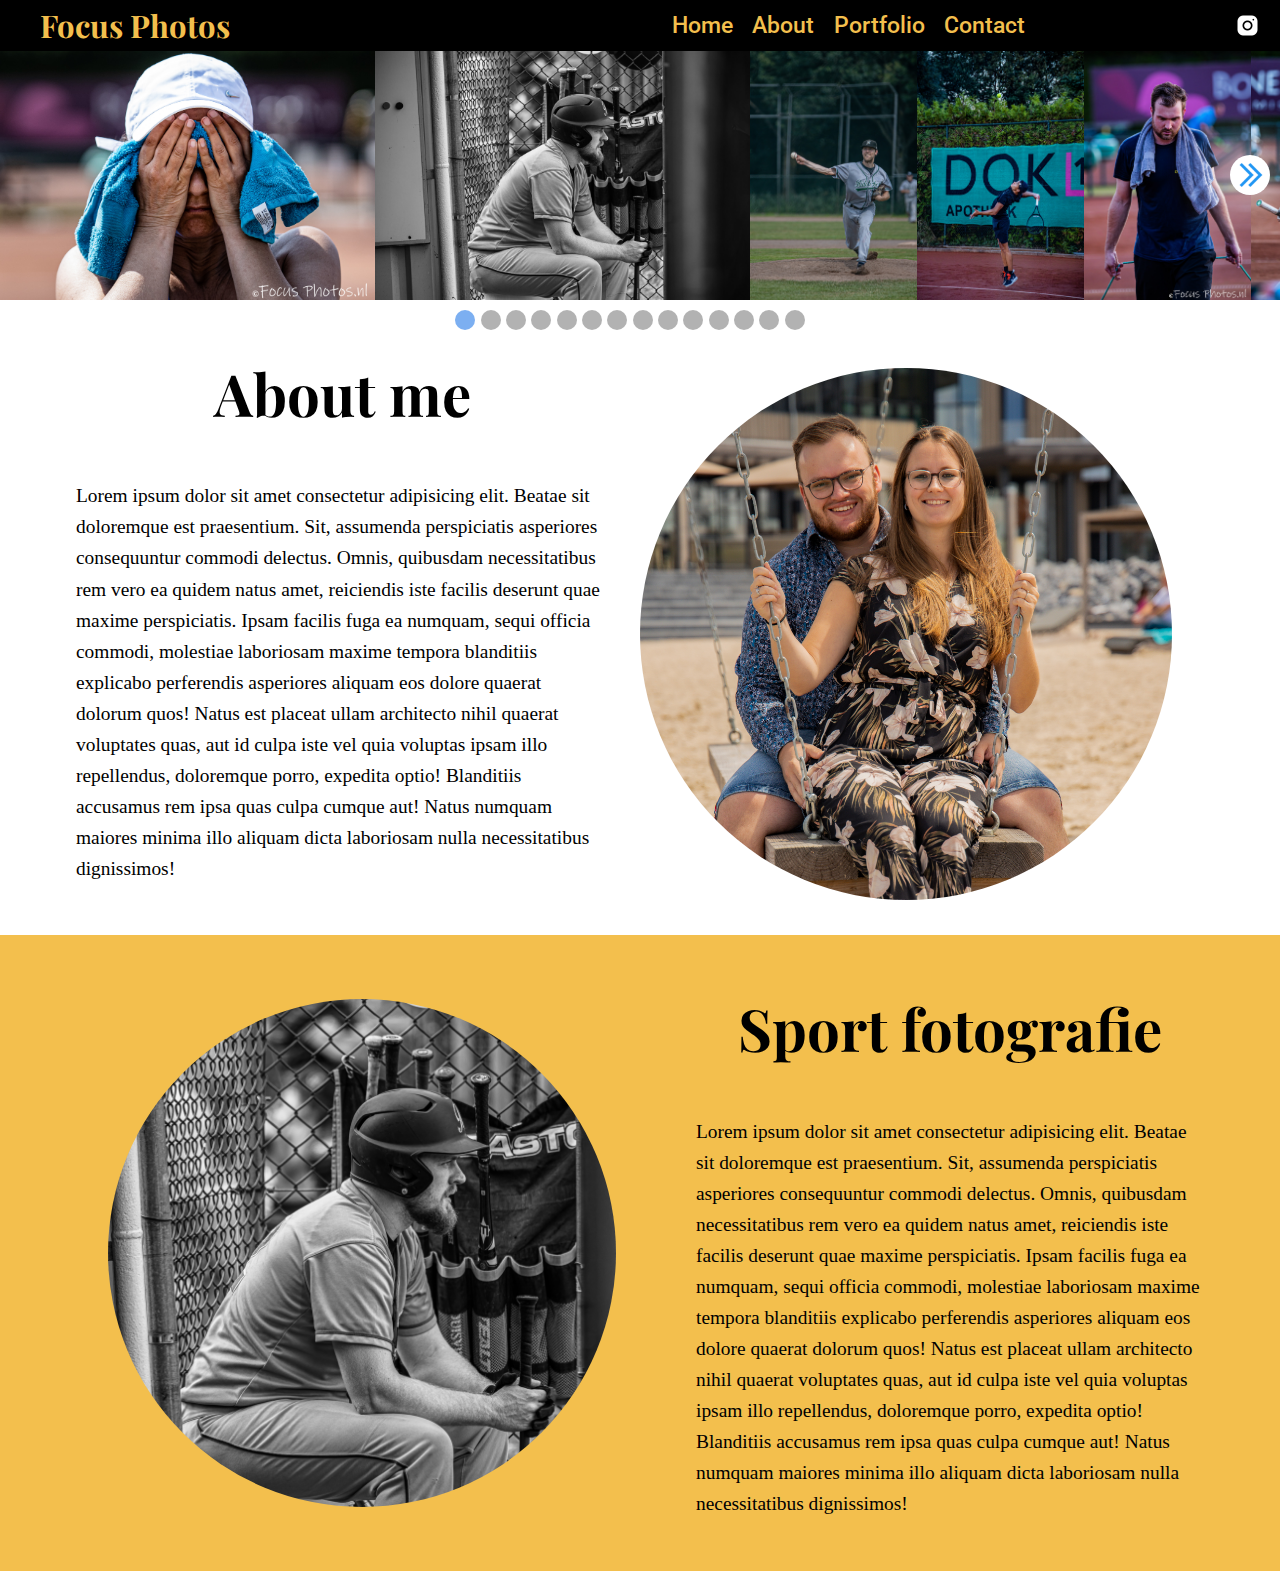
<file: index.html>
<!DOCTYPE html>
<html lang="en">

<head>
    <meta charset="UTF-8">
    <meta http-equiv="X-UA-Compatible" content="IE=edge">
    <meta name="viewport" content="width=device-width, initial-scale=1.0">
    <title>Document</title>
    <link rel="stylesheet" href="CSS/styles.css">
    <link rel="stylesheet" href="CSS/caroussel.css">
    <link rel="stylesheet" href="CSS/Menubar.css">
    <link rel="stylesheet" href="https://cdnjs.cloudflare.com/ajax/libs/font-awesome/5.15.3/css/all.min.css" />
</head>

<body>
    <header>
        <h1 class="logo">Focus Photos</h1>
        <input type="checkbox" id="nav__toggle" class="nav__toggle">
        <nav class="menu__navigation">
            <ul>
                <li><a href="index.html">Home</a></li>
                <li><a href="#about_me">About</a></li>
                <li><a href="#">Portfolio</a></li>
                <li><a href="#">Contact</a></li>
            </ul>
        </nav>
        <label for="nav__toggle" class="nav__toggle__label">
            <span></span>
        </label>
        <div class="logo__container">
            <button onclick="location.href='https://www.instagram.com/focusphotos.nl/';">
                <img class="logo__instagram" src="Images/Icons/logo-instagram_white.png" alt="">
            </button>
        </div>
    </header>

    <section class="no-padding">
        <div class="caroussel">
            <button class="caroussel__button is-hidden caroussel__button--left">
                <img src="Images/Icons/icons8-double_left.png" alt="">
            </button>

            <div class="caroussel__track-container">
                <ul class="caroussel__track">
                    <li class="caroussel__slide current-slide">
                        <img class="caroussel__image" src="Images/Fotos_Klein/focusphotos-01.jpg" alt="">
                    </li>
                    <li class="caroussel__slide">
                        <img class="caroussel__image" src="Images/Fotos_Klein/focusphotos-02.jpg" alt="">
                    </li>
                    <li class="caroussel__slide ">
                        <img class="caroussel__image" src="Images/Fotos_Klein/focusphotos-03.jpg" alt="">
                    </li>
                    <li class="caroussel__slide">
                        <img class="caroussel__image" src="Images/Fotos_Klein/focusphotos-04.jpg" alt="">
                    </li>
                    <li class="caroussel__slide">
                        <img class="caroussel__image" src="Images/Fotos_Klein/focusphotos-05.jpg" alt="">
                    </li>
                    <li class="caroussel__slide">
                        <img class="caroussel__image" src="Images/Fotos_Klein/focusphotos-06.jpg" alt="">
                    </li>
                    <li class="caroussel__slide">
                        <img class="caroussel__image" src="Images/Fotos_Klein/focusphotos-07.jpg" alt="">
                    </li>
                    <li class="caroussel__slide current-slide">
                        <img class="caroussel__image" src="Images/Fotos_Klein/focusphotos-08.jpg" alt="">
                    </li>
                    <li class="caroussel__slide">
                        <img class="caroussel__image" src="Images/Fotos_Klein/focusphotos-09.jpg" alt="">
                    </li>
                    <li class="caroussel__slide ">
                        <img class="caroussel__image" src="Images/Fotos_Klein/focusphotos-10.jpg" alt="">
                    </li>
                    <li class="caroussel__slide">
                        <img class="caroussel__image" src="Images/Fotos_Klein/focusphotos-11.jpg" alt="">
                    </li>
                    <li class="caroussel__slide">
                        <img class="caroussel__image" src="Images/Fotos_Klein/focusphotos-12.jpg" alt="">
                    </li>
                    <li class="caroussel__slide">
                        <img class="caroussel__image" src="Images/Fotos_Klein/focusphotos-13.jpg" alt="">
                    </li>
                    <li class="caroussel__slide">
                        <img class="caroussel__image" src="Images/Fotos_Klein/focusphotos-14.jpg" alt="">
                    </li>
                </ul>
            </div>

            <button class="caroussel__button caroussel__button--right">
                <img src="Images/Icons/icons8-double_right.png" alt="">
            </button>

            <div class="caroussel__nav">
                <button class="caroussel__indicator current-slide"></button>
                <button class="caroussel__indicator"></button>
                <button class="caroussel__indicator"></button>
                <button class="caroussel__indicator"></button>
                <button class="caroussel__indicator"></button>
                <button class="caroussel__indicator"></button>
                <button class="caroussel__indicator"></button>
                <button class="caroussel__indicator"></button>
                <button class="caroussel__indicator"></button>
                <button class="caroussel__indicator"></button>
                <button class="caroussel__indicator"></button>
                <button class="caroussel__indicator"></button>
                <button class="caroussel__indicator"></button>
                <button class="caroussel__indicator"></button>
            </div>

    </section>

    <section class="bg-light">
        <div class="container">
            <div class="splitter">
                <div>
                    <div id="about_me"></div>
                    <h2 class="center-text content-title"> About me</h2>
                    <p>Lorem ipsum dolor sit amet consectetur adipisicing elit. Beatae sit doloremque est praesentium.
                        Sit, assumenda perspiciatis asperiores consequuntur commodi delectus. Omnis, quibusdam
                        necessitatibus rem vero ea quidem natus amet, reiciendis iste facilis deserunt quae maxime
                        perspiciatis. Ipsam facilis fuga ea numquam, sequi officia commodi, molestiae laboriosam maxime
                        tempora blanditiis explicabo perferendis asperiores aliquam eos dolore quaerat dolorum quos!
                        Natus est placeat ullam architecto nihil quaerat voluptates quas, aut id culpa iste vel quia
                        voluptas ipsam illo repellendus, doloremque porro, expedita optio! Blanditiis accusamus rem ipsa
                        quas culpa cumque aut! Natus numquam maiores minima illo aliquam dicta laboriosam nulla
                        necessitatibus dignissimos!</p>
                </div>
                <div class="image-container">
                    <img class="image-round" src="Images/Fotos_Klein/foto_stefan_natasja.jpg" alt="">
                </div>
            </div>
        </div>
    </section>

    <section class="bg-dark">
        <div class="container">
            <div class="splitter">
                <div class="image-container">
                    <img class="image-round" src="Images/Fotos_Klein/honkbal-johan.jpg" alt="">
                </div>
                <div>
                    <h2 class="center-text content-title"> Sport fotografie</h2>
                    <p>Lorem ipsum dolor sit amet consectetur adipisicing elit. Beatae sit doloremque est praesentium.
                        Sit, assumenda perspiciatis asperiores consequuntur commodi delectus. Omnis, quibusdam
                        necessitatibus rem vero ea quidem natus amet, reiciendis iste facilis deserunt quae maxime
                        perspiciatis. Ipsam facilis fuga ea numquam, sequi officia commodi, molestiae laboriosam maxime
                        tempora blanditiis explicabo perferendis asperiores aliquam eos dolore quaerat dolorum quos!
                        Natus est placeat ullam architecto nihil quaerat voluptates quas, aut id culpa iste vel quia
                        voluptas ipsam illo repellendus, doloremque porro, expedita optio! Blanditiis accusamus rem ipsa
                        quas culpa cumque aut! Natus numquam maiores minima illo aliquam dicta laboriosam nulla
                        necessitatibus dignissimos!</p>
                </div>
            </div>
        </div>
    </section>

    <script src="JS/caroussel.js"></script>
</body>

</html>
</file>
<file: CSS/styles.css>
@import url('https://fonts.googleapis.com/css2?family=Roboto&display=swap');
@import url('https://fonts.googleapis.com/css2?family=Playfair+Display:wght@600&family=Roboto&display=swap');
:root{
    --clr-primary-100: white;
    --clr-primary-400: #f3bf4d;

    --ff-content: 'roboto', sans-serif;
    --ff-header: 'Playfair Display', serif;
}

*,
*::before,
*::after {
  box-sizing: border-box;
  padding: 0;
}

li, a, button { 
    font-family: var(--ff-content);
    font-weight: 500;
}

body,
h1,
h2,
h3,
p{
    margin: 0;
}

h1,
h2,
h3{
    font-family: var(--ff-header);
    line-height: 1;
    margin-bottom: 1em;
}

h2,
h3,
p{
    margin-bottom: 1em;
}

section{
    padding: 2rem 0;
}

@media (min-width: 40em){
    section{
        padding: 2rem 0;
    }
}
.no-padding{
    padding-top:0;
    margin-bottom: 50px;
}
img{
    display: block;
    max-width: 100%;
}
button{
    background-color: transparent;
    border:0;
    cursor:pointer;
}
body {
    font-family: var(--ff-primary);
    font-weight: 400;
    font-size: 1.2125rem;
    line-height: 1.6;
}

.container{
    margin-inline-start: auto;
    margin-inline-end: auto;
    width: min(90%, 70.5rem);
}
.splitter{
    display: flex;
    flex-direction: column;
}
.splitter > * + *{
    margin-top: 2rem;
}

@media (min-width: 50em){
    .splitter{
        flex-direction: row;
    }
    .splitter > *{
        flex-basis: 100%;
    }
    .splitter > * + *{
        margin-left: 3rem;
    }
}
.content-title{
    font-size: 3em;
}
.center-text{
    text-align: center;
}
.bg-light{
    background-color: var(--clr-primary-100);
}

.bg-dark{
    color: black;
    background-color: var(--clr-primary-400);
}
.image-container{
    margin: auto 2rem;
}
.image-round{
    border-radius: 50%;
}

#about_me {
    display: block;
    position: relative;
    top: -50px;
    visibility: hidden;
}
</file>
<file: CSS/caroussel.css>
.caroussel{
    top: 50px;
    z-index: 10;
    position: relative;
    height: 250px;
    max-width: 100%;
    background-color: black;
}
.caroussel__image{
    height: 100%;
    object-fit: cover;
}
.caroussel__track-container{
    height: 100%;
    position: relative;
    overflow : hidden;
}
.caroussel__track{
    padding: 0;
    margin: 0;
    list-style: none;
    position: relative;
    height: 100%;
    width: 100%;
    transition: transform 400ms ease-in;
}
.caroussel__slide{
    position: absolute;
    top: 0;
    bottom: 0;
    width: 100%;
}
.caroussel__button{
    z-index: 50;
    width: 40px;
    height: 40px;
    border-radius: 50%;
    position: absolute;
    background-color: white;
    border: none;
    top: 50%;
    transform: translateY(-50%);
    cursor:pointer;
}
.caroussel__button--left{
    box-shadow: 0 0 50px 20px rgba(255, 255, 255, 0.8);
    left: 10px;
}
.caroussel__button--right{
    box-shadow: 0 0 50px 8px rgba(255, 255, 255, 0.8);
    right : 10px;
}
.caroussel__button--right > img{
    position: absolute;
    left: 5px;
    bottom: 4px;
    width: 32px;
    height: 32px;
}
.caroussel__button--left > img{
    position: absolute;
    left: 3px;
    bottom: 4px;
    width: 32px;
    height: 32px;
}

.caroussel__nav{
    width: 100%;
    display: flex;
    justify-content: center;
    padding-top: .5em;
}

.caroussel__nav button {
    position: relative;
}

.caroussel__indicator{
    height: 15px;
    width: 15px;
    border-radius: 100%;
    margin: 0 .30em;
    background-color: rgba(0, 0, 0, .3);
    cursor:pointer;
}

@media (min-width: 30em) {
    .caroussel__indicator{
        height: 20px;
        width: 20px;
        margin: 0 .20em;
    }
}
.caroussel__indicator.current-slide{
    background-color: rgba(91, 155, 238, 0.8);
}

.is-hidden{
    display: none;
}
</file>
<file: CSS/Menubar.css>
:root{
    --clr--text--light : #f3bf4d;
}

header {
    display: grid;
    grid-template-columns: 1fr 2fr 1fr;
    background-color: black;
    text-align: center;
    position: fixed;
    width: 100%;
    z-index: 1000;
    padding: 0;
}
.logo__container{
    grid-column: 3/4;
    display: flex;
    justify-content: flex-end;
}

.logo__instagram{
    width: 25px;
    height: 25px;
    margin-right: 10px;
}
.logo{
    grid-column: 2/3;
}
.nav__toggle__label span,
.nav__toggle__label span::before,
.nav__toggle__label span::after{
    display: block;
    background: var(--clr--text--light);
    height:4px;
    width: 2em;
    border-radius: 4px;
    position: relative;
}

.nav__toggle__label span::before,
.nav__toggle__label span::after{
    content: '';
    position: absolute;
}
.nav__toggle__label span::before{
    bottom: 10px;
}
.nav__toggle__label span::after{
    top: 10px;
}

nav{
    display: flex;
    align-items: center;
    position: absolute;
    text-align: left;
    top: 100%;
    left: 0;
    background-color: black;
    width: 100%;
    height: 250px;
    transform: scale(0,1);
    transform-origin: left;
    transition: transform 300ms ease-in-out;
}
nav ul{
    margin: 0;
    padding: 0;
    list-style: none;
}

nav li {
    margin-left: 1em;
}
nav a{
    color: var(--clr--text--light);
    text-decoration: none;
    font-size: 1.2em;
    opacity: 0;
    transition: opacity 100ms ease-in-out ;
}
nav a:hover{
    color: white;
}
.logo {
    background-color: black;
    color: var(--clr--text--light);
    font-size: 1.6em;
    margin: 0;
    padding: 10px;
}
.nav__toggle{
    display: none;
}
.nav__toggle__label{
    position: absolute;
    top:0;
    left:0;
    margin-left: 1em;
    height: 100%;
    display: flex;
    align-items: center;
}
.nav__toggle:checked ~nav{
    transform: scale(1,1);
}
.nav__toggle:checked ~nav a{
    opacity: 1;
    transition: opacity 250ms ease-in-out 100ms;
}

@media screen and (min-width: 50em){
    .nav__toggle__label{
        display: none;
    }

    header{
        display: grid;
        grid-template-columns: 10px 250px 3fr 1fr;
    }

    .logo{
        grid-column: 2/ span 1;
    }

    nav{
        all: unset;
        grid-column: 3/4;
        display: flex;
        justify-content: flex-end;
        align-items: center;
    }

    nav a{
        opacity: 1;
        position: relative;
    }
    nav ul{
        display: flex;
        justify-content: end;
    }

    nav a::before{
        content:'';
        display: block;
        height: 5px;
        background: white;
        border-radius: 5px;
        position: absolute;
        top: -.30em;
        left: 0;
        right: 0;
        transform: scale(0,1);
        transition: transform ease-in-out 250ms;
    }

    nav a:hover::before{
        transform: scale(1,1);
    }
    .logo__container{
        display: flex;
        justify-content: flex-end;
        align-items: center;
        grid-column: 4/5;
    }
    button{
        position: absolute;
        right: 10px;
        
    }
    .logo__instagram{
        grid-row:0/1;
        width: 25px;
        height: 25px;
    }
}
</file>
